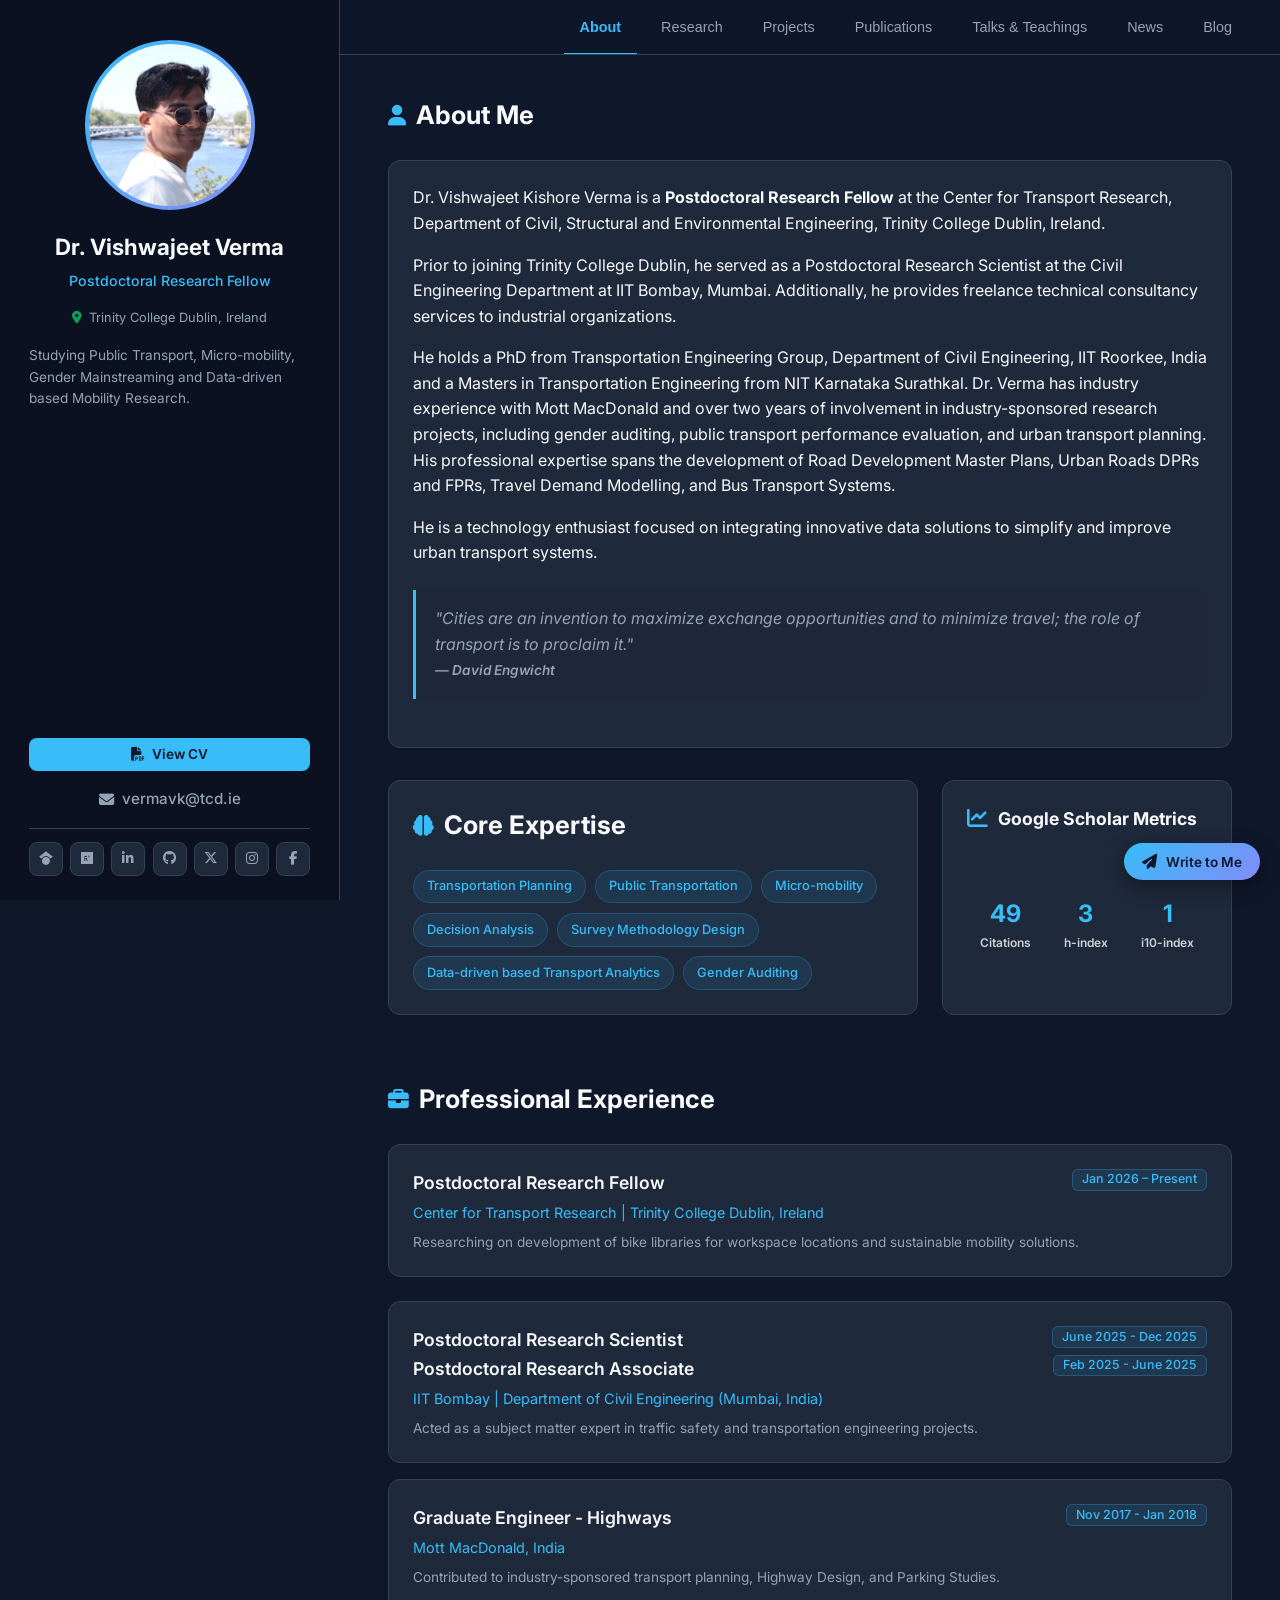
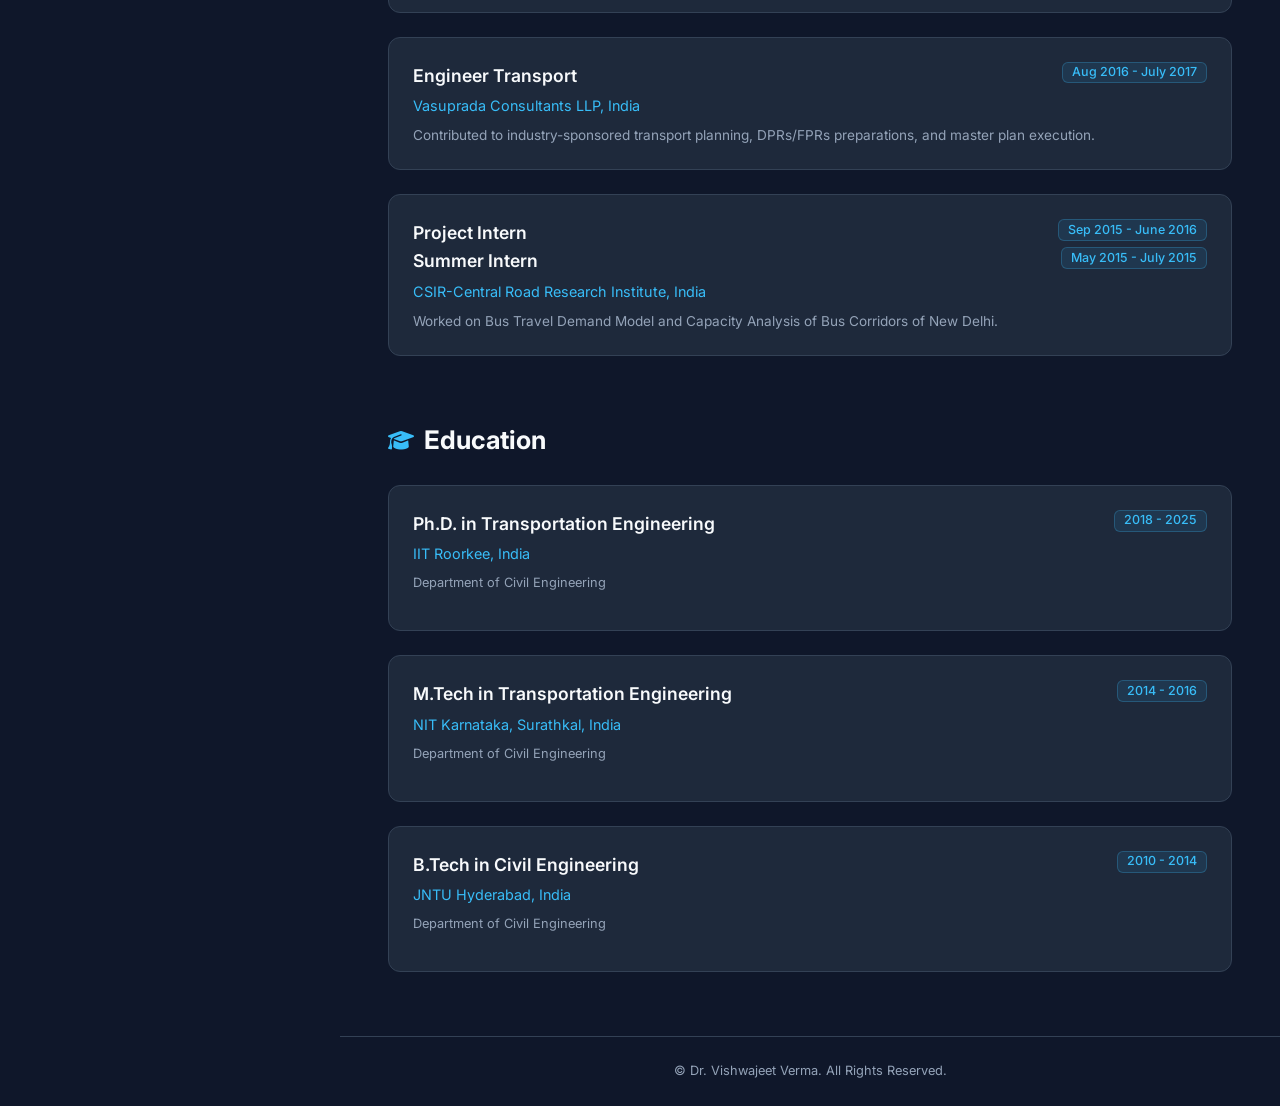
<file: index.html>
<!DOCTYPE html>
<html lang="en">
<head>
  <meta charset="UTF-8" />
  <meta name="viewport" content="width=device-width, initial-scale=1.0"/>
  <title>Dr. Vishwajeet Verma | Portfolio</title>
  
  <!-- Fonts & Icons -->
  <link href="https://fonts.googleapis.com/css2?family=Inter:wght@300;400;500;600;700&display=swap" rel="stylesheet">
  <link rel="stylesheet" href="https://cdnjs.cloudflare.com/ajax/libs/font-awesome/6.5.1/css/all.min.css" />
  
  <!-- Stylesheet -->
  <link rel="stylesheet" href="css/style.css" />

  <!-- GoatCounter Script with Hash / Tab Tracking Enabled -->
  <script data-goatcounter="https://vverma003.goatcounter.com/count"
        data-goatcounter-settings='{"allow_local": true, "no_events": false}'
        async src="//gc.zgo.at/count.js"></script>
</head>

<body>

  <!-- Floating "Write to Me" Button -->
  <button class="floating-chat-btn" onclick="openModal('write-to-me-modal')" aria-label="Write to Me">
    <i class="fa-solid fa-paper-plane"></i>
    <span class="floating-chat-text">Write to Me</span>
  </button>

  <!-- Write To Me Modal -->
  <div id="write-to-me-modal" class="modal-overlay" onclick="closeModalOutside(event, 'write-to-me-modal')">
    <div class="modal-container" style="max-width: 500px;">
      <div class="modal-header">
        <div class="modal-title"><i class="fa-solid fa-paper-plane"></i> Write to Me</div>
        <button class="modal-close" onclick="closeModal('write-to-me-modal')">&times;</button>
      </div>
      <div class="modal-body">
        <form id="contact-form" action="https://formspree.io/f/moeqapnw" method="POST">
          <div class="comment-input-box">
            <input type="text" name="name" placeholder="Your Name" required>
            <input type="email" name="email" placeholder="Your Email" required>
            <textarea name="message" rows="4" placeholder="Your Message..." required></textarea>
            <button type="submit" class="comment-submit-btn" style="width: 100%; padding: 0.6rem;">Send Message</button>
          </div>
        </form>
      </div>
    </div>
  </div>

  <!-- Static Sidebar -->
  <aside class="sidebar">
    <div class="profile-header">
      <div class="avatar-wrapper">
        <img class="avatar-img" src="assets/profile.JPG" alt="Dr. Vishwajeet Verma">
      </div>
      <h1>Dr. Vishwajeet Verma</h1>
      <p class="subtitle">Postdoctoral Research Fellow</p>

      <div class="location-tag">
        <a href="https://maps.app.goo.gl/3y4cLnfYXkGXPgs98" target="_blank" rel="noopener noreferrer" class="location-link" title="Open Trinity College Dublin in Google Maps">
          <i class="fa-solid fa-location-dot"></i> Trinity College Dublin, Ireland
        </a>
      </div>

      <p class="bio-snippet">
        Studying Public Transport, Micro-mobility, Gender Mainstreaming and Data-driven based Mobility Research.
      </p>
    </div>

    <!-- Pinned Bottom Container -->
    <div class="sidebar-bottom">
      <!-- CV View Button -->
      <div class="cv-container">
        <button type="button" onclick="openModal('cv-modal')" class="cv-btn">
          <i class="fa-solid fa-file-pdf"></i> View CV
        </button>
      </div>

      <!-- Email Address Display -->
      <div class="email-container">
        <a href="mailto:vermavk@tcd.ie" class="email-btn" title="Send Email">
          <i class="fa-solid fa-envelope"></i> vermavk@tcd.ie
        </a>
      </div>

      <!-- Social Icons -->
      <div class="social-links">
        <a href="https://scholar.google.com/citations?user=uMwPCy0AAAAJ&hl=en" target="_blank" rel="noopener" class="social-btn" title="Google Scholar"><i class="fa-brands fa-google-scholar"></i></a>
        <a href="https://www.researchgate.net/profile/Vishwajeet-Verma-2" target="_blank" rel="noopener" class="social-btn" title="ResearchGate"><i class="fa-brands fa-researchgate"></i></a>
        <a href="https://www.linkedin.com/in/vverma003/" target="_blank" rel="noopener" class="social-btn" title="LinkedIn"><i class="fa-brands fa-linkedin-in"></i></a>
        <a href="https://github.com/vverma003" target="_blank" rel="noopener" class="social-btn" title="GitHub"><i class="fa-brands fa-github"></i></a>
        <a href="https://x.com/vverma003" target="_blank" rel="noopener" class="social-btn" title="X (Twitter)"><i class="fa-brands fa-x-twitter"></i></a>
        <a href="https://instagram.com/vverma003" target="_blank" rel="noopener" class="social-btn" title="Instagram"><i class="fa-brands fa-instagram"></i></a>
        <a href="https://facebook.com/vverma003" target="_blank" rel="noopener" class="social-btn" title="Facebook"><i class="fa-brands fa-facebook-f"></i></a>
      </div>
    </div>
  </aside>

  <!-- Modal Container for CV -->
  <div id="cv-modal" class="modal-overlay" onclick="closeModalOutside(event, 'cv-modal')">
    <div class="modal-container cv-modal-container">
      <div class="modal-header">
        <div class="modal-title">
          <i class="fa-solid fa-file-pdf"></i> Curriculum Vitae
        </div>
        <div class="modal-header-actions">
          <a href="assets/CV_V.Verma.pdf" download class="modal-download-btn" title="Download PDF">
            <i class="fa-solid fa-download"></i> Download
          </a>
          <button class="modal-close" onclick="closeModal('cv-modal')">&times;</button>
        </div>
      </div>
      <div class="modal-body cv-modal-body">
        <iframe src="assets/CV_V.Verma.pdf" width="100%" height="100%" frameborder="0"></iframe>
      </div>
    </div>
  </div>

  <!-- Main Content Wrapper -->
  <div class="main-wrapper">
    
    <!-- Top Bar Navigation with Hamburger Icon -->
    <nav class="navbar">
      <button class="menu-toggle" id="menu-toggle" aria-label="Toggle navigation">
        <i class="fa-solid fa-bars"></i>
      </button>

      <ul class="nav-tabs" id="nav-tabs">
        <li><button class="tab-btn active" onclick="loadTab('about', event)">About</button></li>
        <li><button class="tab-btn" onclick="loadTab('research', event)">Research</button></li>
        <li><button class="tab-btn" onclick="loadTab('projects', event)">Projects</button></li>
        <li><button class="tab-btn" onclick="loadTab('publications', event)">Publications</button></li>
        <li><button class="tab-btn" onclick="loadTab('talks', event)">Talks & Teachings</button></li>
        <li><button class="tab-btn" onclick="loadTab('news', event)">News</button></li>
        <li><button class="tab-btn" onclick="loadTab('blog', event)">Blog</button></li>
      </ul>
    </nav>

    <!-- Content Area where tab pages load dynamically -->
    <main class="content-container" id="content-area">
      <!-- Active tab content injects here dynamically -->
    </main>

    <!-- Footer -->
    <footer>
      &copy; Dr. Vishwajeet Verma. All Rights Reserved.
    </footer>
  </div>

  <!-- Scripts -->
  <script type="module" src="js/main.js"></script>
</body>
</html>
</file>
<file: css/style.css>
/* css/style.css */

/* 1. Tokens & Base Reset */
@import 'modules/variables.css';

/* 2. Layout & Components */
@import 'modules/sidebar.css';
@import 'modules/navbar.css';
@import 'modules/cards.css';
@import 'modules/modals.css';
@import 'modules/widgets.css';

/* 3. Responsive Overrides */
@import 'modules/responsive.css';
</file>
